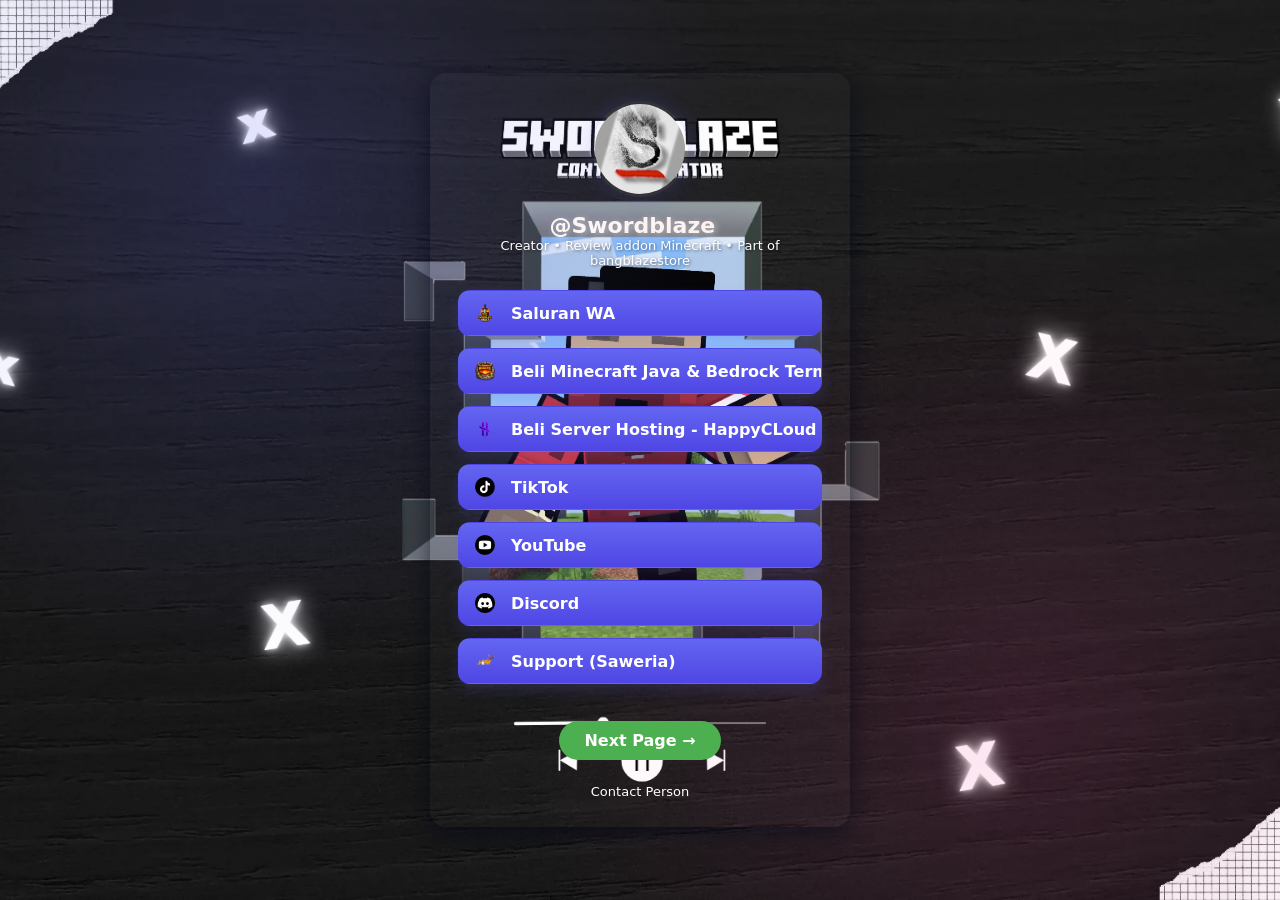
<file: index.html>
<!doctype html>
<html lang="id">
<head>
  <meta charset="utf-8">
  <meta name="viewport" content="width=device-width,initial-scale=1">
  <title>Swordblaze Network</title>
  <link rel="icon" href="p2.png" type="image/png">
  <!-- Hubungkan ke CSS eksternal -->
  <link rel="stylesheet" href="indexstyle.css">
</head>
<body class="position-center">
  <div class="wrap">
    <!-- KARTU UTAMA -->
    <div class="card" id="card">

      <!-- FOTO PROFIL -->
      <div class="avatar">
        <img src="p1.png" alt="Profil">
      </div>

      <!-- TEKS NAMA & PROFESI -->
      <div style="text-align:center;">
        <h1 id="site-title">@Swordblaze
          <span class="typed-text"></span>
          <span class="cursor">&nbsp;</span>
        </h1>
        <p class="subtitle" id="site-sub">Creator • Review addon Minecraft • Part of bangblazestore</p>
      </div>

      <!-- DAFTAR TOMBOL / LINK -->
      <div class="links">
        <a class="btn" href="linkWa.html" target="_blank" rel="noopener">
          <img src="wa.png" alt="WA" class="btn-icon">Saluran WA<span class="tooltip">Bagi bagi addon gratis disini</span>
        </a>
        <a class="btn" href="https://bangblazestore.my.id//" target="_blank" rel="noopener">
          <img src="b1.png" alt="hc" class="btn-icon">Beli Minecraft Java & Bedrock Termurah<span class="tooltip">Beli Minecraft Official Murah terpercaya disini</span>
        </a>
        <a class="btn" href="https://heppycloud.id/" target="_blank" rel="noopener">
          <img src="hc.png" alt="hc.png" class="btn-icon">Beli Server Hosting - HappyCLoud<span class="tooltip">Beli server hosting terpercaya disini</span>
        </a>
        <a class="btn" href="https://www.tiktok.com/@swordblaze876?_t=8ZQDCDesPC6&_r=1" target="_blank" rel="noopener">
          <img src="tt.png" alt="TikTok" class="btn-icon">TikTok<span class="tooltip">Jangan lupa follow ya</span>
        </a>
        <a class="btn" href="https://www.youtube.com/@swordblaze876" target="_blank" rel="noopener">
          <img src="yt.png" alt="YouTube" class="btn-icon">YouTube<span class="tooltip">Subscribe channel aku</span>
        </a>
        <a class="btn" href="https://discord.gg/VjJUTeBa9Z" target="_blank" rel="noopener">
          <img src="discord.png" alt="Discord" class="btn-icon">Discord<span class="tooltip">Gabung ke server Discord</span>
        </a>
        <a class="btn" href="https://saweria.co/swordblaze" target="_blank" rel="noopener">
          <img src="saweria.png" alt="Saweria" class="btn-icon">Support (Saweria)<span class="tooltip">Thanks supportnya</span>
        </a>
        <div class="next-btn">
          <a href="journey.html">Next Page →</a>
        </div>
      </div>

      <!-- CATATAN TAMBAHAN -->
      <div class="small" style="position: relative; display: inline-block;">
        <a href="https://www.tiktok.com/@swordblaze876" target="_blank" style="color:var(--muted); text-decoration:none; position: relative;">
          Contact Person
          <span class="tooltip">DM TikTok: @swordblaze876</span>
        </a>
      </div>

      <!-- CATATAN PENGGUNA (opsional) -->
    </div>
  </div>
  <!-- Hubungkan ke JavaScript eksternal (defer agar dijalankan setelah HTML selesai) -->
  <script src="indexscript.js" defer></script>
</body>
</html>
</file>
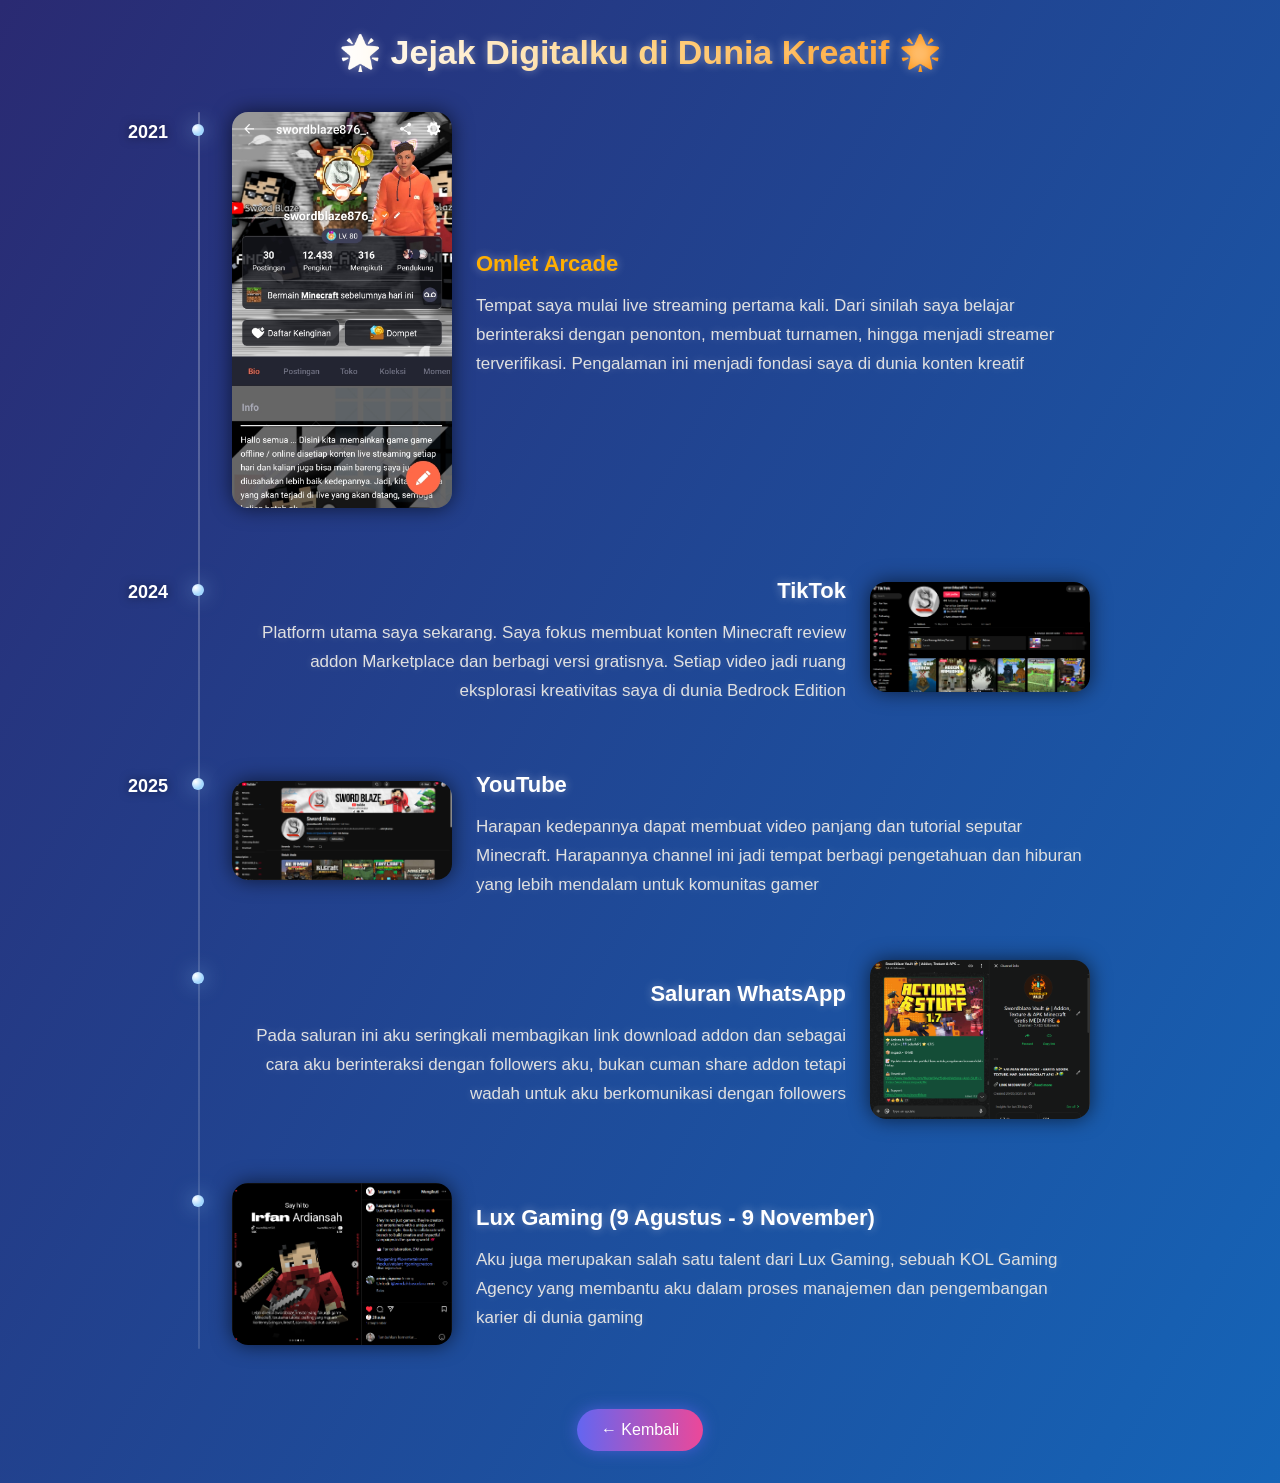
<file: journey.html>
<!DOCTYPE html>
<html lang="id">
<head>
  <meta charset="utf-8">
  <meta name="viewport" content="width=device-width, initial-scale=1">
  <title>Perjalanan Digitalku</title>
  <link rel="icon" href="p2.png" type="image/png">
  <!-- Hubungkan ke CSS eksternal -->
  <link rel="stylesheet" href="journeystyle.css">
</head>
<body>

  <h1>🌟 Jejak Digitalku di Dunia Kreatif 🌟</h1>

  <div class="timeline">
    <div class="entry left">
      <span class="year">2021</span>
      <div class="photo"><img src="omlet.jpg" alt="Omlet Arcade"></div>
      <div class="text">
        <h3><a href="omletGaleri.html" class="link-omlet">Omlet Arcade</a></h3>
        <p>Tempat saya mulai live streaming pertama kali. Dari sinilah saya belajar berinteraksi dengan penonton,
          membuat turnamen, hingga menjadi streamer terverifikasi. Pengalaman ini menjadi fondasi saya di dunia konten
          kreatif</p>
      </div>
    </div>

    <div class="entry right">
      <span class="year">2024</span>
      <div class="photo"><img src="tt2.png" alt="TikTok"></div>
      <div class="text">
        <h3>TikTok</h3>
        <p>Platform utama saya sekarang. Saya fokus membuat konten Minecraft review addon Marketplace dan berbagi versi
          gratisnya. Setiap video jadi ruang eksplorasi kreativitas saya di dunia Bedrock Edition</p>
      </div>
    </div>

    <div class="entry left">
      <span class="year">2025</span>
      <div class="photo"><img src="yt2.png" alt="YouTube"></div>
      <div class="text">
        <h3>YouTube</h3>
        <p>Harapan kedepannya dapat membuat video panjang dan tutorial seputar Minecraft. Harapannya channel ini jadi
          tempat berbagi pengetahuan dan hiburan yang lebih mendalam untuk komunitas gamer</p>
      </div>
    </div>

    <div class="entry right">
     <span class="year"></span>
     <div class="photo"><img src="wa2.png" alt="Saluran WA"></div>
      <div class="text">
        <h3>Saluran WhatsApp</h3>
        <p>Pada saluran ini aku seringkali membagikan link download addon dan sebagai cara aku berinteraksi dengan followers aku, bukan cuman share addon tetapi wadah untuk aku berkomunikasi dengan followers</p>
      </div>
    </div>

    <div class="entry left">
     <span class="year"></span>
     <div class="photo"><img src="lux.png" alt="Lux Gaming"></div>
      <div class="text">
        <h3>Lux Gaming (9 Agustus - 9 November)</h3>
        <p>Aku juga merupakan salah satu talent dari Lux Gaming, sebuah KOL Gaming Agency yang membantu aku dalam proses manajemen dan pengembangan karier di dunia gaming</p>
      </div>
    </div>
  </div>

  <!-- Modal Popup -->
  <div id="imageModal" class="modal">
    <span class="close">&times;</span>
    <img class="modal-content" id="modalImg">
  </div>

  <!-- Tombol kembali -->
  <button class="back-btn" onclick="window.history.back()">← Kembali</button>

  <!-- Hubungkan ke JavaScript eksternal (defer agar dijalankan setelah HTML selesai) -->
  <script src="journeyscript.js" defer></script>
</body>
</html>
</file>
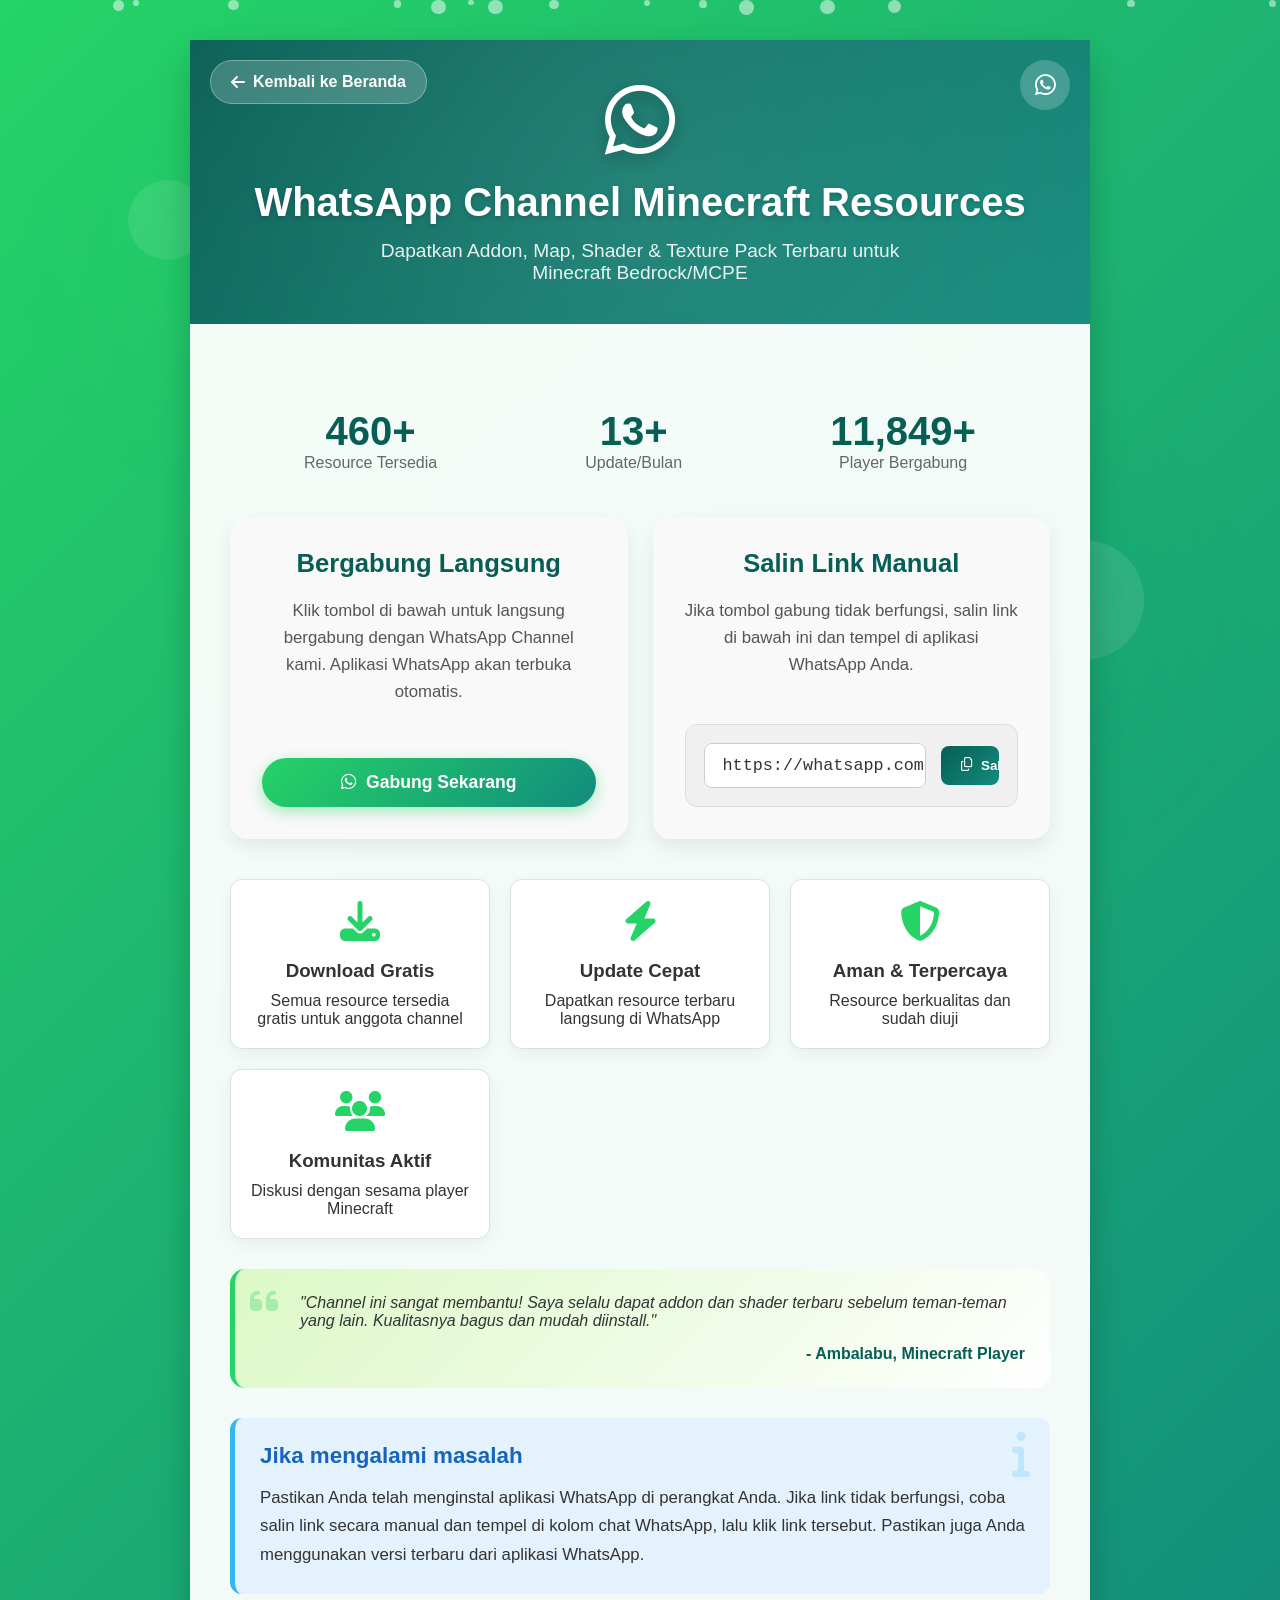
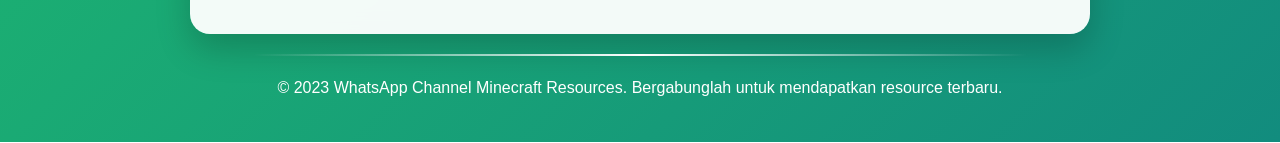
<file: linkWa.html>
<!DOCTYPE html>
<html lang="id">
<head>
    <meta charset="UTF-8">
    <meta name="viewport" content="width=device-width, initial-scale=1.0">
    <title>WhatsApp Channel - Minecraft Resources</title>
    <link rel="stylesheet" href="https://cdnjs.cloudflare.com/ajax/libs/font-awesome/6.4.0/css/all.min.css">
    <!-- Hubungkan ke CSS eksternal -->
    <link rel="stylesheet" href="wastyle.css">
</head>
<body>
    <!-- Floating Elements -->
    <div class="floating-elements">
        <div class="floating-element"></div>
        <div class="floating-element"></div>
        <div class="floating-element"></div>
        <div class="floating-element"></div>
    </div>

    <!-- Particle Animation -->
    <div class="particles" id="particles"></div>

    <!-- Background dengan tema WhatsApp -->
    <div class="whatsapp-bg"></div>
    
    <div class="container">
        <!-- Back to Home Button -->
        <a href="index.html" class="back-btn">
            <i class="fas fa-arrow-left"></i>
            <span>Kembali ke Beranda</span>
        </a>
        
        <button class="theme-toggle" id="themeToggle">
            <i class="fab fa-whatsapp"></i>
        </button>
        
        <header>
            <div class="header-content">
                <i class="fab fa-whatsapp whatsapp-icon"></i>
                <h1>WhatsApp Channel Minecraft Resources</h1>
                <p>Dapatkan Addon, Map, Shader & Texture Pack Terbaru untuk Minecraft Bedrock/MCPE</p>
            </div>
        </header>
        
        <div class="content">
            <!-- Stats Section -->
            <div class="stats">
                <div class="stat-item">
                    <span class="stat-number" id="resourceCount">700+</span>
                    <span class="stat-label">Resource Tersedia</span>
                </div>
                <div class="stat-item">
                    <span class="stat-number" id="updateCount">20+</span>
                    <span class="stat-label">Update/Bulan</span>
                </div>
                <div class="stat-item">
                    <span class="stat-number" id="memberCount">8.2K+</span>
                    <span class="stat-label">Player Bergabung</span>
                </div>
            </div>
            
            <!-- Options Section -->
            <div class="options">
                <div class="option-card">
                    <h3>Bergabung Langsung</h3>
                    <p>Klik tombol di bawah untuk langsung bergabung dengan WhatsApp Channel kami. Aplikasi WhatsApp akan terbuka otomatis.</p>
                    <a href="https://whatsapp.com/channel/0029VbBzqyz1yT2DrU0wCU1w" class="btn" id="joinBtn">
                        <i class="fab fa-whatsapp"></i> Gabung Sekarang
                    </a>
                </div>
                
                <div class="option-card">
                    <h3>Salin Link Manual</h3>
                    <p>Jika tombol gabung tidak berfungsi, salin link di bawah ini dan tempel di aplikasi WhatsApp Anda.</p>
                    <div class="link-container">
                        <div class="link-text" id="waLink">https://whatsapp.com/channel/0029VbBzqyz1yT2DrU0wCU1w</div>
                        <button class="copy-btn" id="copyBtn">
                            <i class="far fa-copy"></i> Salin
                        </button>
                    </div>
                    <div class="success-message" id="copySuccess">
                        <i class="fas fa-check-circle"></i> Link berhasil disalin!
                    </div>
                </div>
            </div>
            
            <!-- Features Section -->
            <div class="features">
                <div class="feature-item">
                    <div class="feature-icon">
                        <i class="fas fa-download"></i>
                    </div>
                    <h3>Download Gratis</h3>
                    <p>Semua resource tersedia gratis untuk anggota channel</p>
                </div>
                <div class="feature-item">
                    <div class="feature-icon">
                        <i class="fas fa-bolt"></i>
                    </div>
                    <h3>Update Cepat</h3>
                    <p>Dapatkan resource terbaru langsung di WhatsApp</p>
                </div>
                <div class="feature-item">
                    <div class="feature-icon">
                        <i class="fas fa-shield-alt"></i>
                    </div>
                    <h3>Aman & Terpercaya</h3>
                    <p>Resource berkualitas dan sudah diuji</p>
                </div>
                <div class="feature-item">
                    <div class="feature-icon">
                        <i class="fas fa-users"></i>
                    </div>
                    <h3>Komunitas Aktif</h3>
                    <p>Diskusi dengan sesama player Minecraft</p>
                </div>
            </div>
            
            <!-- Testimonial Section -->
            <div class="testimonial">
                <p>"Channel ini sangat membantu! Saya selalu dapat addon dan shader terbaru sebelum teman-teman yang lain. Kualitasnya bagus dan mudah diinstall."</p>
                <div class="testimonial-author">- Ambalabu, Minecraft Player</div>
            </div>
            
            <div class="info-box">
                <h3>Jika mengalami masalah</h3>
                <p>Pastikan Anda telah menginstal aplikasi WhatsApp di perangkat Anda. Jika link tidak berfungsi, coba salin link secara manual dan tempel di kolom chat WhatsApp, lalu klik link tersebut. Pastikan juga Anda menggunakan versi terbaru dari aplikasi WhatsApp.</p>
            </div>
        </div>
    </div>
    
    <footer>
        <p>&copy; 2023 WhatsApp Channel Minecraft Resources. Bergabunglah untuk mendapatkan resource terbaru.</p>
    </footer>

    <!-- Hubungkan ke JavaScript eksternal (defer agar dijalankan setelah HTML selesai) -->
    <script src="wascript.js" defer></script>
</body>
</html>
</file>
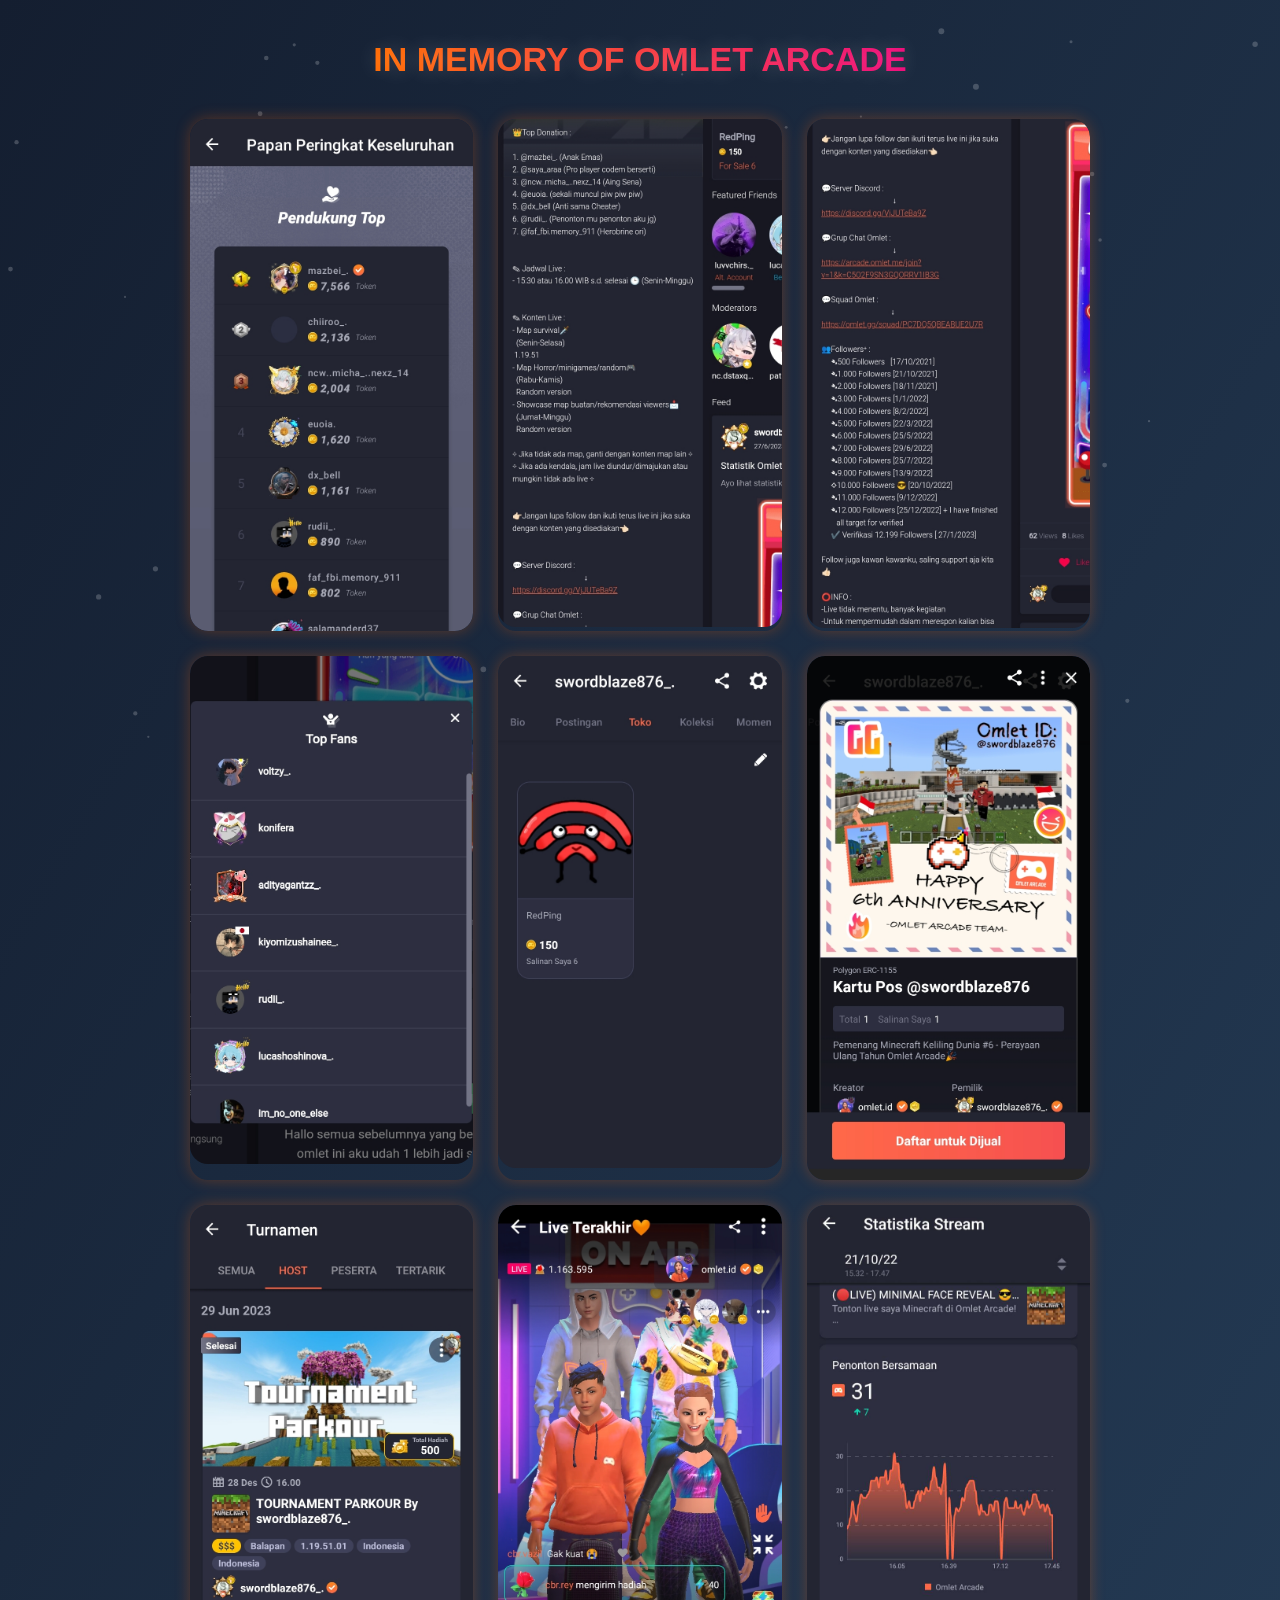
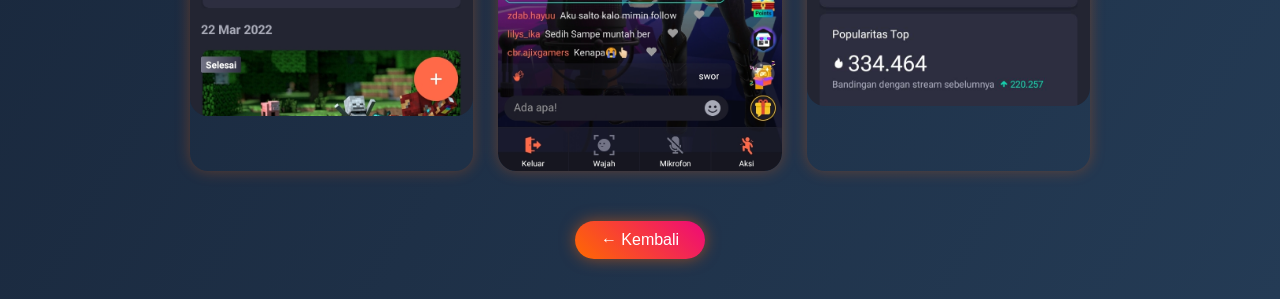
<file: omletGaleri.html>
<!DOCTYPE html>
<html lang="id">
<head>
<meta charset="utf-8">
<meta name="viewport" content="width=device-width, initial-scale=1">
<title>Galeri Omlet Arcade</title>
<link rel="icon" href="p2.png" type="image/png">

<style>
* { box-sizing: border-box; margin:0; padding:0; }
body {
  font-family: 'Poppins', sans-serif;
  background: linear-gradient(120deg, #141E30, #243B55);
  color: #fff;
  min-height: 100vh;
  display: flex;
  flex-direction: column;
  align-items: center;
  padding: 40px 16px;
  overflow-x: hidden;
}

/* Judul */
h1 {
  font-size: 34px;
  margin-bottom: 40px;
  background: linear-gradient(90deg, #ff6a00, #ee0979);
  -webkit-background-clip: text;
  -webkit-text-fill-color: transparent;
  text-shadow: 0 0 20px rgba(255,255,255,0.2);
  animation: fadeInDown 1s ease;
}
@keyframes fadeInDown {
  from {opacity:0; transform:translateY(-30px);}
  to {opacity:1; transform:translateY(0);}
}

/* Galeri grid */
.gallery {
  display: grid;
  grid-template-columns: repeat(auto-fit, minmax(220px, 1fr));
  gap: 25px;
  width: 100%;
  max-width: 900px;
  animation: fadeInUp 1s ease;
}
@keyframes fadeInUp {
  from {opacity:0; transform:translateY(30px);}
  to {opacity:1; transform:translateY(0);}
}

.photo {
  position: relative;
  overflow: hidden;
  border-radius: 18px;
  box-shadow: 0 0 15px rgba(255,100,0,0.3);
  cursor: pointer;
  transition: transform 0.4s ease, box-shadow 0.4s ease;
}
.photo img {
  width: 100%;
  display: block;
  border-radius: 18px;
  transition: transform 0.4s ease, filter 0.4s ease;
}
.photo:hover {
  transform: translateY(-6px);
  box-shadow: 0 0 25px rgba(255,120,40,0.6);
}
.photo:hover img {
  transform: scale(1.08);
  filter: brightness(1.1);
}
.photo::after {
  content: attr(data-caption);
  position: absolute;
  bottom: 0; left: 0;
  width: 100%;
  background: linear-gradient(transparent, rgba(0,0,0,0.8));
  color: #fff;
  padding: 12px;
  font-size: 14px;
  opacity: 0;
  transform: translateY(20px);
  transition: all 0.3s ease;
}
.photo:hover::after {
  opacity: 1;
  transform: translateY(0);
}

/* Modal fullscreen */
.modal {
  display: none;
  position: fixed;
  z-index: 1000;
  top: 0; left: 0;
  width: 100%; height: 100%;
  background: rgba(0,0,0,0.85);
  backdrop-filter: blur(8px);
  justify-content: center;
  align-items: center;
}
.modal img {
  max-width: 80%;
  max-height: 80%;
  border-radius: 16px;
  box-shadow: 0 0 30px rgba(255,255,255,0.4);
  animation: zoomIn 0.4s ease;
}
@keyframes zoomIn {
  from {transform: scale(0.5); opacity: 0;}
  to {transform: scale(1); opacity: 1;}
}

/* Tombol close */
.close {
  position: absolute;
  top: 25px;
  right: 40px;
  font-size: 38px;
  color: #fff;
  cursor: pointer;
  transition: 0.3s;
}
.close:hover { color: #ff5c5c; transform: scale(1.2); }

/* Tombol navigasi modal */
.nav-btn {
  position: absolute;
  top: 50%;
  transform: translateY(-50%);
  font-size: 40px;
  color: #fff;
  background: rgba(97, 97, 97, 0.4);
  border-radius: 50%;
  width: 60px;
  height: 60px;
  display: flex;
  align-items: center;
  justify-content: center;
  cursor: pointer;
  transition: all 0.3s ease;
}
.nav-btn:hover { background: rgba(255,90,0,0.6); }
#prev { left: 40px; }
#next { right: 40px; }

/* Tombol kembali */
.back-btn {
  margin-top: 50px;
  padding: 10px 26px;
  background: linear-gradient(45deg, #ff6a00, #ee0979);
  border: none;
  border-radius: 30px;
  color: white;
  font-size: 16px;
  cursor: pointer;
  box-shadow: 0 0 15px rgba(255,100,0,0.5);
  transition: all 0.3s ease;
}
.back-btn:hover {
  transform: scale(1.1);
  box-shadow: 0 0 25px rgba(255,100,0,0.8);
}

#particles {
  position: fixed;
  top: 0;
  left: 0;
  width: 100%;
  height: 100%;
  z-index: -1;
  background: transparent;
}

body {
    animation: fadeIn 0.8s ease-in;
}

@keyframes fadeIn {
    from { opacity: 0; }
    to { opacity: 1; }
}


@keyframes float {
  0% { transform: translateY(0px); }
  50% { transform: translateY(-8px); }
  100% { transform: translateY(0px); }
}

.photo img {
  animation: float 4s ease-in-out infinite;
}

/* Animasi muncul gambar */
@keyframes fadeSlideUp {
  0% { opacity: 0; transform: translateY(30px) scale(0.95); }
  100% { opacity: 1; transform: translateY(0) scale(1); }
}

.photo {
  opacity: 0; /* awalnya tersembunyi */
  animation: fadeSlideUp 0.8s forwards;
}

/* Beri delay tiap gambar agar muncul bertahap */
.photo:nth-child(1) { animation-delay: 0.1s; }
.photo:nth-child(2) { animation-delay: 0.3s; }
.photo:nth-child(3) { animation-delay: 0.5s; }
.photo:nth-child(4) { animation-delay: 0.7s; }
.photo:nth-child(5) { animation-delay: 0.9s; }
.photo:nth-child(6) { animation-delay: 1.1s; }
.photo:nth-child(7) { animation-delay: 0.1s; }
.photo:nth-child(8) { animation-delay: 0.3s; }
.photo:nth-child(9) { animation-delay: 0.5s; }
.photo:nth-child(10) { animation-delay: 0.7s; }
.photo:nth-child(11) { animation-delay: 0.9s; }
.photo:nth-child(12) { animation-delay: 1.1s; }

</style>
</head>
<body>

<h1>IN MEMORY OF OMLET ARCADE</h1>

<div class="gallery">
  <div class="photo" data-caption="Top Donatur di Omlet Arcade"><img src="o1.jpg" alt=""></div>
  <div class="photo" data-caption="Bio Omlet Arcade"><img src="o2.jpg" alt=""></div>
  <div class="photo" data-caption="Info Capaian Followers"><img src="o3.jpg" alt=""></div>
  <div class="photo" data-caption="Top Fans di Omlet Arcade"><img src="o4.jpg" alt=""></div>   
  <div class="photo" data-caption="NFT Buatan Sendiri"><img src="o5.jpg" alt=""></div>
  <div class="photo" data-caption="NFT dari Admin Omlet Arcade"><img src="o6.jpg" alt=""></div>
  <div class="photo" data-caption="Event Tournament Buatan Sendiri"><img src="o7.jpg" alt=""></div>
  <div class="photo" data-caption="Live Terakhir Omlet Arcade"><img src="o8.jpg" alt=""></div>
  <div class="photo" data-caption="Statistik Live Streaming"><img src="o9.jpeg" alt=""></div>
</div>

<!-- Modal -->
<div class="modal" id="modal">
  <span class="close">&times;</span>
  <span class="nav-btn" id="prev">⟨</span>
  <img id="modalImg">
  <span class="nav-btn" id="next">⟩</span>
</div>

<button class="back-btn" onclick="window.history.back()">← Kembali</button>

<script>
const modal = document.getElementById("modal");
const modalImg = document.getElementById("modalImg");
const closeBtn = document.querySelector(".close");
const prevBtn = document.getElementById("prev");
const nextBtn = document.getElementById("next");

const photos = [...document.querySelectorAll(".photo img")];
let currentIndex = 0;

photos.forEach((img, index) => {
  img.addEventListener("click", () => {
    modal.style.display = "flex";
    modalImg.src = img.src;
    currentIndex = index;
  });
});

closeBtn.onclick = () => modal.style.display = "none";
window.onclick = e => { if (e.target === modal) modal.style.display = "none"; };

function showImage(i) {
  currentIndex = (i + photos.length) % photos.length;
  modalImg.src = photos[currentIndex].src;
}

prevBtn.onclick = () => showImage(currentIndex - 1);
nextBtn.onclick = () => showImage(currentIndex + 1);
</script>
<canvas id="particles"></canvas>

<script>
const canvas = document.getElementById("particles");
const ctx = canvas.getContext("2d");
let particles = [];

function resizeCanvas() {
  canvas.width = window.innerWidth;
  canvas.height = window.innerHeight;
}
window.addEventListener("resize", resizeCanvas);
resizeCanvas();

for (let i = 0; i < 60; i++) {
  particles.push({
    x: Math.random() * canvas.width,
    y: Math.random() * canvas.height,
    r: Math.random() * 2 + 1,
    dx: (Math.random() - 0.5) * 0.4,
    dy: (Math.random() - 0.5) * 0.4,
  });
}

function draw() {
  ctx.clearRect(0, 0, canvas.width, canvas.height);
  ctx.fillStyle = "rgba(255,255,255,0.2)";
  particles.forEach(p => {
    ctx.beginPath();
    ctx.arc(p.x, p.y, p.r, 0, Math.PI * 2);
    ctx.fill();
    p.x += p.dx;
    p.y += p.dy;
    if (p.x < 0 || p.x > canvas.width) p.dx *= -1;
    if (p.y < 0 || p.y > canvas.height) p.dy *= -1;
  });
  requestAnimationFrame(draw);
}
draw();
</script>

<canvas id="particles"></canvas>

<script>
const canvas = document.getElementById("particles");
const ctx = canvas.getContext("2d");
let particles = [];

function resizeCanvas() {
  canvas.width = window.innerWidth;
  canvas.height = window.innerHeight;
}
window.addEventListener("resize", resizeCanvas);
resizeCanvas();

for (let i = 0; i < 60; i++) {
  particles.push({
    x: Math.random() * canvas.width,
    y: Math.random() * canvas.height,
    r: Math.random() * 2 + 1,
    dx: (Math.random() - 0.5) * 0.4,
    dy: (Math.random() - 0.5) * 0.4,
  });
}

function draw() {
  ctx.clearRect(0, 0, canvas.width, canvas.height);
  ctx.fillStyle = "rgba(255,255,255,0.2)";
  particles.forEach(p => {
    ctx.beginPath();
    ctx.arc(p.x, p.y, p.r, 0, Math.PI * 2);
    ctx.fill();
    p.x += p.dx;
    p.y += p.dy;
    if (p.x < 0 || p.x > canvas.width) p.dx *= -1;
    if (p.y < 0 || p.y > canvas.height) p.dy *= -1;
  });
  requestAnimationFrame(draw);
}
draw();

</script>
</body>
</html>
</file>
<file: indexstyle.css>
/* ------------------------------
   VARIABEL & GAYA DASAR
------------------------------ */
:root{
  --bg:#0f1724;
  --card:#0b1220;
  --text:#e6eef8;
  --muted:#ffffff;
  --accent:#6366f1;
  --radius:16px;
  --maxw:420px;
  --gap:12px;
  font-family: Inter, system-ui, -apple-system, "Segoe UI", Roboto, "Helvetica Neue", Arial;
}

*{box-sizing:border-box}

html,body{height:100%}

body{
  margin:0;
  background:
    radial-gradient(circle at 20% 20%, rgba(99,102,241,0.2), transparent 40%),
    radial-gradient(circle at 80% 80%, rgba(236,72,153,0.15), transparent 40%),
    url("bg1.png") no-repeat center center fixed;
  background-size: cover;
  display:flex;
  align-items:center;
  justify-content:center;
  padding:32px;
  color:var(--text);
  animation: moveGlow 10s ease-in-out infinite alternate;
}

@keyframes moveGlow {
  0% { background-position: 20% 20%, 80% 80%; }
  100% { background-position: 30% 25%, 70% 75%; }
}

.wrap{
  width:100%;
  max-width:var(--maxw);
}

/* ------------------------------
   KARTU UTAMA
------------------------------ */
.card{
  background:linear-gradient(180deg, rgba(255,255,255,0.02), rgba(255,255,255,0.01));
  padding:28px;
  border-radius:var(--radius);
  box-shadow:0 6px 24px rgba(2,6,23,0.6);
  display:flex;
  flex-direction:column;
  align-items:center;
  gap:16px;
  transform-style: preserve-3d;
  perspective: 1000px;
  animation: fadeInUp 0.8s ease forwards, floaty 6s ease-in-out infinite;
}

.card:hover{
  transform: scale(1.02) rotateY(5deg) rotateX(2deg) translateZ(20px);
  box-shadow:0 12px 30px rgba(99,102,241,0.4), 0 20px 40px rgba(0,0,0,0.6), 0 0 50px rgba(99,102,241,0.4);
  transition: transform 0.25s ease, box-shadow 0.25s ease;
}

/* ------------------------------
   AVATAR
------------------------------ */
.avatar{
  width:96px;
  height:96px;
  border-radius:999px;
  overflow:hidden;
  border:3px solid rgba(255,255,255,0.06);
  display:flex;
  align-items:center;
  justify-content:center;
  background:linear-gradient(180deg, rgba(255,255,255,0.02), rgba(255,255,255,0.01));
  position: relative;
  box-shadow: 0 0 20px rgba(99,102,241,0.2);
  opacity: 0;
  transform: scale(0.85);
  animation: avatarZoom 560ms cubic-bezier(.2,.9,.25,1) forwards;
  animation-delay: 420ms;
}

.avatar img{
  width:100%;
  height:100%;
  object-fit:cover;
  display:block;
  transition: all 0.5s ease;
}

.avatar:hover img{
  transform: scale(1.15) rotate(5deg);
  box-shadow: 0 0 25px rgba(99,102,241,0.6);
  cursor: pointer;
}

.avatar::after{
  content: '';
  position: absolute;
  inset: 0;
  border-radius: 50%;
  box-shadow: 0 0 20px rgba(99,102,241,0.4);
  opacity: 0;
  transition: opacity 0.3s ease;
}

.avatar:hover::after{
  opacity: 1;
}

/* ------------------------------
   TEKS & SUBTITLE
------------------------------ */
h1{
  margin:0;
  font-size:22px;
  background: linear-gradient(90deg, #fcfcfc, #ffe8e8);
  -webkit-background-clip: text;
  -webkit-text-fill-color: transparent;
  text-shadow: 2px 2px 6px rgba(255,254,254,0.5);
  transition: all 0.3s ease;
  cursor: default;
  opacity: 0;
  transform: translateY(8px);
  animation: textFadeIn 520ms ease forwards;
  animation-delay: 620ms;
}

#site-title:hover{
  text-shadow: 0 0 12px #fff, 0 0 20px #6366f1;
  transform: translateY(-3px);
}

p.subtitle{
  margin:0;
  color:var(--muted);
  font-size:13px;
  text-shadow: 1px 1px 3px rgba(0,0,0,0.5);
  opacity: 0;
  transform: translateY(8px);
  animation: textFadeIn 520ms ease forwards;
  animation-delay: 760ms;
}

.subtitle:hover{
  text-shadow: 0 0 6px #fff, 0 0 12px #6366f1;
  transform: translateY(-2px);
  transition: 0.3s ease;
}

/* ------------------------------
   TOMBOL / LINK
------------------------------ */
.links{
  width:100%;
  display:flex;
  flex-direction:column;
  gap:var(--gap);
  margin-top:6px;
}

.btn{
  position: relative;
  text-decoration: none;
  display: inline-flex;
  align-items: center;
  gap: 8px;
  padding: 12px 16px;
  border-radius: 12px;
  background: linear-gradient(180deg, var(--accent), #4f46e5);
  color: white;
  font-weight: 600;
  box-shadow: 0 6px 14px rgba(99,102,241,0.18);
  transition: transform 0.6s ease-out, box-shadow 0.6s ease-out, background 0.6s ease-out;
  white-space: nowrap;
  overflow: hidden;
  text-overflow: ellipsis;
  word-break: break-word;
  overflow-wrap: break-word;
  max-width: 100%;
  border: 1px solid transparent;
  opacity: 0;
  transform: translateY(10px);
  animation: btnFadeIn 420ms ease forwards;
}

.btn::before{
  content: '';
  position: absolute;
  inset: 0;
  border-radius: 12px;
  padding: 1px;
  background: linear-gradient(45deg, #ffffff, #ffb1b1, #ffffff);
  -webkit-mask: linear-gradient(#fff 0 0) content-box, linear-gradient(#fff 0 0);
  mask: linear-gradient(#fff 0 0) content-box, linear-gradient(#fff 0 0);
  -webkit-mask-composite: xor;
  mask-composite: exclude;
  opacity: 0;
  transition: opacity 1s ease;
}

.btn:hover::before{
  opacity: 1;
  animation: borderGlow 2s linear infinite;
}

@keyframes borderGlow{
  0% { background-position: 0% 50%; }
  50% { background-position: 100% 50%; }
  100% { background-position: 0% 50%; }
}

.btn:hover{
  transform: scale(1.1) !important;
  box-shadow: 0 0 18px rgba(99,102,241,0.6);
  background: linear-gradient(180deg, #818cf8, #4f46e5);
  z-index: 10;
}

.btn:active{
  transform: scale(0.95) translateY(2px);
  box-shadow: 0 0 12px rgba(99,102,241,0.6);
  background: linear-gradient(180deg, #4f46e5, #6366f1);
  transition: transform 0.1s ease, box-shadow 0.1s ease, background 0.1s ease;
}

.btn.secondary{
  background:transparent;
  color:var(--text);
  border:1px solid rgba(255,255,255,0.05);
  box-shadow:none;
}

.btn.secondary:hover{
  background: rgba(255,255,255,0.05);
  box-shadow: 0 0 16px rgba(255,255,255,0.1);
}

/* Atur delay per tombol */
.links .btn:nth-child(1){ animation-delay: 920ms; }
.links .btn:nth-child(2){ animation-delay: 1060ms; }
.links .btn:nth-child(3){ animation-delay: 1200ms; }
.links .btn:nth-child(4){ animation-delay: 1340ms; }
.links .btn:nth-child(5){ animation-delay: 1480ms; }
.links .btn:nth-child(6){ animation-delay: 1620ms; }
.links .btn:nth-child(7){ animation-delay: 1760ms; }

/* Ikon dalam tombol */
.btn-icon{
  width: 20px;
  height: 20px;
  margin-right: 8px;
  vertical-align: middle;
  transition: transform 1s ease;
}

.btn:hover img{
  animation: iconBounce 1.5s ease forwards;
}

@keyframes iconBounce{
  0%   { transform: scale(1) translateY(0); }
  25%  { transform: scale(1.4) translateY(-4px); }
  50%  { transform: scale(1.3) translateY(0); }
  75%  { transform: scale(3) translateY(-2px); }
  100% { transform: scale(2.7) translateX(-4px) translateY(-1px); }
}

/* Tooltip */
.tooltip{
  position: absolute;
  bottom: 120%;
  left: 50%;
  transform: translateX(-50%);
  background: rgba(0,0,0,0.8);
  color: #fff;
  padding: 6px 10px;
  border-radius: 6px;
  font-size: 12px;
  white-space: nowrap;
  opacity: 0;
  pointer-events: none;
  transition: opacity 0.3s ease, transform 0.3s ease;
  z-index: 20;
}

.btn:hover .tooltip{
  opacity: 1;
  transform: translateX(-50%) translateY(-10px) scale(1.05);
  box-shadow: 0 4px 12px rgba(0,0,0,0.4);
}

/* ------------------------------
   TOMBOL NEXT PAGE
------------------------------ */
.next-btn{
  text-align: center;
  margin-top: 25px;
  width: 100%;
  display: block;
  clear: both;
}

.next-btn a{
  display: inline-block;
  background-color: #4CAF50;
  color: white;
  padding: 10px 25px;
  border-radius: 25px;
  text-decoration: none;
  font-weight: bold;
  transition: 0.3s;
}

.next-btn a:hover{
  background-color: #45a049;
  transform: scale(1.05);
}

/* ------------------------------
   TEKS KECIL BAWAH
------------------------------ */
.small{
  font-size:13px;
  color:var(--muted);
  margin-top:8px;
  opacity: 0;
  transform: translateY(6px);
  animation: textFadeIn 520ms ease forwards;
  animation-delay: 1640ms;
}

.small a{
  color:var(--muted);
  text-decoration:none;
  position: relative;
}

.small a:hover{
  color: #fff;
  text-shadow: 0 0 6px #fff, 0 0 12px #6366f1;
  transition: 0.3s ease;
}

.small a:hover .tooltip{
  opacity: 1;
  transform: translateX(-50%) translateY(-10px) scale(1.05);
  box-shadow: 0 4px 12px rgba(0,0,0,0.4);
}

/* ------------------------------
   ANIMASI GLOBAL
------------------------------ */
@keyframes pageFadeIn{
  from { opacity: 0; transform: translateY(18px); }
  to   { opacity: 1; transform: translateY(0); }
}

@keyframes cardFadeIn{
  from { opacity: 0; transform: translateY(12px) scale(0.995); }
  to   { opacity: 1; transform: translateY(0) scale(1); }
}

@keyframes avatarZoom{
  from { opacity: 0; transform: scale(0.85); }
  60%  { transform: scale(1.03); opacity: 1; }
  to   { transform: scale(1); opacity: 1; }
}

@keyframes textFadeIn{
  from { opacity: 0; transform: translateY(8px); }
  to   { opacity: 1; transform: translateY(0); }
}

@keyframes btnFadeIn{
  from { opacity: 0; transform: translateY(10px); }
  to   { opacity: 1; transform: translateY(0); }
}

@keyframes floaty{
  0% { transform: translateY(0px); }
  50% { transform: translateY(-6px); }
  100% { transform: translateY(0px); }
}

/* Terapkan animasi pada .wrap */
.wrap{
  opacity: 0;
  transform: translateY(18px);
  animation: pageFadeIn 700ms ease-out forwards;
}

/* Prefers reduced motion */
@media (prefers-reduced-motion: reduce){
  .wrap, .card, .avatar, #site-title, .subtitle, .links .btn, .small{
    animation: none !important;
    transition: none !important;
    opacity: 1 !important;
    transform: none !important;
  }
}

/* ------------------------------
   RESPONSIVE
------------------------------ */
@media (max-width: 480px){
  .btn{
    padding: 10px 12px;
    font-size: 14px;
  }
  .btn-icon{
    width: 18px;
    height: 18px;
    margin-right: 6px;
  }
  .btn span:not(.tooltip){
    white-space: normal;
    line-height: 1.3;
    text-align: left;
    flex: 1;
  }
  .btn{
    align-items: flex-start;
    text-align: left;
  }
  .btn:nth-child(2){
    font-size: 13px;
    padding: 10px 10px;
  }
  :root{
    --maxw: 95vw;
  }
  .card{
    padding: 20px 15px;
  }
}

@media (max-width: 360px){
  .btn{
    font-size: 12px;
    padding: 8px 10px;
  }
  .btn-icon{
    width: 16px;
    height: 16px;
    margin-right: 4px;
  }
  .btn:nth-child(2){
    font-size: 11px;
  }
  .btn{
    flex-direction: row;
    align-items: center;
  }
}

@media (max-width: 768px){
  .tooltip{
    display: none;
  }
}
</file>
<file: journeystyle.css>
* {
  box-sizing: border-box;
  margin: 0;
  padding: 0;
}

body {
  font-family: 'Poppins', sans-serif;
  color: #f2f2f2;
  display: flex;
  flex-direction: column;
  align-items: center;
  padding: 32px 16px;
  min-height: 100vh;
  overflow-x: hidden;
  position: relative;
  background: linear-gradient(120deg, #2a2a72, #009ffd, #2a2a72);
  background-size: 400% 400%;
  animation: moveBg 15s ease infinite;
}

@keyframes moveBg {
  0% { background-position: 0% 50%; }
  50% { background-position: 100% 50%; }
  100% { background-position: 0% 50%; }
}

h1 {
  font-size: 34px;
  text-align: center;
  margin-bottom: 40px;
  background: linear-gradient(90deg, #fff, #ffcc70, #ff8c00);
  -webkit-background-clip: text;
  -webkit-text-fill-color: transparent;
  text-shadow: 0 0 10px rgba(255, 255, 255, 0.4);
  animation: fadeInDown 1.5s ease both;
}

@keyframes fadeInDown {
  0% {
    opacity: 0;
    transform: translateY(-40px);
  }
  100% {
    opacity: 1;
    transform: translateY(0);
  }
}

.timeline {
  max-width: 900px;
  width: 100%;
  display: flex;
  flex-direction: column;
  gap: 60px;
  position: relative;
  padding-left: 18px;
}

.timeline::before {
  content: "";
  position: absolute;
  left: 8px;
  top: 0;
  bottom: 0;
  width: 2px;
  background: linear-gradient(#fff4, #ffffff22);
  border-radius: 2px;
  transform-origin: top;
}

.entry {
  display: flex;
  align-items: center;
  gap: 24px;
  flex-wrap: wrap;
  opacity: 0;
  transform: translateY(30px);
  transition: all 0.6s ease-out;
  position: relative;
  padding-left: 24px;
}

.entry.visible {
  opacity: 1;
  transform: translateY(0);
}

.entry::before {
  content: "";
  position: absolute;
  left: -16px;
  top: 12px;
  width: 12px;
  height: 12px;
  background: radial-gradient(circle at 30% 30%, #fff, #a3d7ff 60%);
  border-radius: 50%;
  box-shadow: 0 0 12px rgba(163, 215, 255, 0.35);
  transform: scale(0.8);
  transition: transform .35s ease, box-shadow .35s;
}

.entry.visible::before {
  transform: scale(1);
  box-shadow: 0 0 20px rgba(163, 215, 255, 0.6);
}

.entry.left .photo {
  order: 1;
}

.entry.left .text {
  order: 2;
  text-align: left;
}

.entry.right .photo {
  order: 2;
}

.entry.right .text {
  order: 1;
  text-align: right;
}

.photo {
  flex: 1 1 220px;
  max-width: 220px;
  position: relative;
}

.photo img {
  width: 100%;
  border-radius: 16px;
  box-shadow: 0 0 20px rgba(0, 0, 0, 0.6);
  transition: transform 0.4s ease, box-shadow 0.4s ease;
  cursor: pointer;
  animation: floatImg 4s ease-in-out infinite;
}

.photo img:hover {
  transform: scale(1.1);
  box-shadow: 0 0 30px rgba(255, 255, 255, 0.6);
}

.text {
  flex: 2 1 300px;
  font-size: 17px;
  line-height: 1.7;
}

.text h3 {
  font-size: 22px;
  margin-bottom: 10px;
  color: #ffffff;
  text-shadow: 0 0 10px rgba(255, 255, 255, 0.4);
  animation: fadeInUp 1s ease both;
}

.text p {
  color: #e0e0e0;
  text-shadow: 0 0 8px rgba(255, 255, 255, 0.2);
  transition: 0.4s ease;
}

.text:hover p {
  color: #ffffff;
  text-shadow: 0 0 15px #00e5ff, 0 0 30px #00e5ff;
  transform: translateY(-3px);
}

@keyframes fadeInUp {
  0% {
    opacity: 0;
    transform: translateY(20px);
  }
  100% {
    opacity: 1;
    transform: translateY(0);
  }
}

/* Tahun di tiap entry timeline */
.year {
  position: absolute;
  left: -80px;
  top: 10px;
  font-size: 18px;
  font-weight: 700;
  color: #ffffff;
  text-shadow: 0 0 10px rgba(0, 0, 0, 0.5);
  animation: floatYear 3s ease-in-out infinite;
  opacity: 0;
  transition: opacity 2s ease;
}

.entry.visible .year {
  opacity: 1;
}

@keyframes floatYear {
  0%, 100% { transform: translateY(0); }
  50% { transform: translateY(-8px); }
}

.link-omlet {
  text-decoration: none;
  color: #ffae00;
  position: relative;
  transition: all 0.3s ease;
}

.link-omlet::after {
  content: "";
  position: absolute;
  width: 0%;
  height: 2px;
  left: 0;
  bottom: -4px;
  background: #ffae00;
  transition: width 0.3s ease;
}

.link-omlet:hover {
  color: #ffffff;
  text-shadow: 0 0 10px #ffae00, 0 0 20px #ffae00;
}

.link-omlet:hover::after {
  width: 100%;
}

/* Modal Popup Gambar */
.modal {
  display: none;
  position: fixed;
  z-index: 1000;
  padding-top: 80px;
  left: 0;
  top: 0;
  width: 100%;
  height: 100%;
  background-color: rgba(0, 0, 0, 0.85);
  backdrop-filter: blur(5px);
  overflow: auto;
}

.modal-content {
  margin: auto;
  display: block;
  max-width: 80%;
  border-radius: 20px;
  box-shadow: 0 0 40px rgba(255, 255, 255, 0.6);
  animation: popUp 0.4s ease forwards;
}

@keyframes popUp {
  0% {
    transform: scale(0.5);
    opacity: 0;
  }
  100% {
    transform: scale(1);
    opacity: 1;
  }
}

.close {
  position: absolute;
  top: 25px;
  right: 45px;
  color: #fff;
  font-size: 42px;
  font-weight: bold;
  cursor: pointer;
  transition: 0.3s;
}

.close:hover {
  color: #ff7676;
  transform: scale(1.2);
}

/* Tombol kembali */
.back-btn {
  margin-top: 60px;
  padding: 12px 24px;
  background: linear-gradient(90deg, #6366f1, #ec4899);
  border: none;
  border-radius: 30px;
  color: white;
  font-size: 16px;
  cursor: pointer;
  box-shadow: 0 0 15px rgba(99, 102, 241, 0.6);
  transition: all 0.3s ease;
}

.back-btn:hover {
  transform: scale(1.1);
  box-shadow: 0 0 30px rgba(255, 0, 200, 0.8);
}

/* Responsif */
@media (max-width: 640px) {
  .entry {
    flex-direction: column;
    text-align: center !important;
  }
  .entry .text,
  .entry .photo {
    order: auto;
  }
  .year {
    position: relative;
    left: 0;
    top: 0;
    text-align: center;
    margin-bottom: 10px;
    animation: none;
  }
}
</file>
<file: wastyle.css>
* {
    margin: 0;
    padding: 0;
    box-sizing: border-box;
    font-family: 'Segoe UI', Tahoma, Geneva, Verdana, sans-serif;
}

:root {
    --wa-green: #25D366;
    --wa-dark-green: #128C7E;
    --wa-teal: #075E54;
    --wa-light: #dcf8c6;
    --wa-blue: #34B7F1;
    --wa-white: #ffffff;
}

body {
    background: linear-gradient(135deg, var(--wa-green), var(--wa-dark-green));
    color: #333;
    min-height: 100vh;
    display: flex;
    flex-direction: column;
    align-items: center;
    padding: 20px;
    position: relative;
    overflow-x: hidden;
}

.whatsapp-bg {
    position: fixed;
    top: 0;
    left: 0;
    width: 100%;
    height: 100%;
    background-image: 
        radial-gradient(circle at 20% 30%, rgba(37, 211, 102, 0.1) 0%, transparent 20%),
        radial-gradient(circle at 80% 70%, rgba(18, 140, 126, 0.1) 0%, transparent 20%),
        radial-gradient(circle at 40% 80%, rgba(7, 94, 84, 0.1) 0%, transparent 20%);
    z-index: -1;
}

/* Floating Elements Animation */
.floating-elements {
    position: fixed;
    top: 0;
    left: 0;
    width: 100%;
    height: 100%;
    pointer-events: none;
    z-index: -1;
}

.floating-element {
    position: absolute;
    background: rgba(255, 255, 255, 0.1);
    border-radius: 50%;
    animation: float 15s infinite linear;
}

.floating-element:nth-child(1) {
    width: 80px;
    height: 80px;
    top: 20%;
    left: 10%;
    animation-duration: 20s;
}

.floating-element:nth-child(2) {
    width: 120px;
    height: 120px;
    top: 60%;
    left: 80%;
    animation-duration: 25s;
}

.floating-element:nth-child(3) {
    width: 60px;
    height: 60px;
    top: 80%;
    left: 20%;
    animation-duration: 18s;
}

.floating-element:nth-child(4) {
    width: 100px;
    height: 100px;
    top: 30%;
    left: 70%;
    animation-duration: 22s;
}

@keyframes float {
    0% {
        transform: translateY(0) rotate(0deg);
        opacity: 0.7;
    }
    50% {
        transform: translateY(-20px) rotate(180deg);
        opacity: 0.3;
    }
    100% {
        transform: translateY(0) rotate(360deg);
        opacity: 0.7;
    }
}

.container {
    max-width: 900px;
    width: 100%;
    background-color: rgba(255, 255, 255, 0.95);
    border-radius: 20px;
    box-shadow: 0 15px 35px rgba(0, 0, 0, 0.2);
    margin-top: 20px;
    animation: fadeIn 0.8s ease-out;
    backdrop-filter: blur(10px);
    position: relative;
    transform: translateY(0);
    transition: transform 0.3s ease, box-shadow 0.3s ease;
}

.container:hover {
    transform: translateY(-5px);
    box-shadow: 0 20px 40px rgba(0, 0, 0, 0.25);
}

@keyframes fadeIn {
    from { opacity: 0; transform: translateY(20px); }
    to { opacity: 1; transform: translateY(0); }
}

header {
    background: linear-gradient(135deg, var(--wa-teal), var(--wa-dark-green));
    color: white;
    padding: 40px 20px;
    text-align: center;
    position: relative;
    overflow: hidden;
}

header::before {
    content: "";
    position: absolute;
    top: -50%;
    left: -50%;
    width: 200%;
    height: 200%;
    background: radial-gradient(circle, rgba(255,255,255,0.1) 0%, rgba(255,255,255,0) 70%);
    animation: rotate 20s linear infinite;
}

@keyframes rotate {
    from { transform: rotate(0deg); }
    to { transform: rotate(360deg); }
}

.header-content {
    position: relative;
    z-index: 1;
}

header h1 {
    font-size: 2.5rem;
    margin-bottom: 15px;
    text-shadow: 0 2px 5px rgba(0,0,0,0.2);
    animation: textGlow 3s infinite alternate;
}

@keyframes textGlow {
    from {
        text-shadow: 0 2px 5px rgba(0,0,0,0.2);
    }
    to {
        text-shadow: 0 2px 15px rgba(255,255,255,0.3);
    }
}

header p {
    font-size: 1.2rem;
    opacity: 0.9;
    max-width: 600px;
    margin: 0 auto;
}

.whatsapp-icon {
    font-size: 5rem;
    margin-bottom: 20px;
    color: white;
    text-shadow: 0 5px 15px rgba(0,0,0,0.3);
    animation: pulse 2s infinite, bounce 3s infinite;
}

@keyframes pulse {
    0% { transform: scale(1); }
    50% { transform: scale(1.05); }
    100% { transform: scale(1); }
}

@keyframes bounce {
    0%, 100% { transform: translateY(0); }
    50% { transform: translateY(-10px); }
}

.content {
    padding: 40px;
}

/* Desktop: Horizontal layout */
.options {
    display: flex;
    flex-wrap: wrap;
    gap: 25px;
    margin-bottom: 40px;
}

.option-card {
    flex: 1;
    min-width: 300px;
    background-color: #f9f9f9;
    border-radius: 18px;
    padding: 30px;
    text-align: center;
    box-shadow: 0 8px 20px rgba(0, 0, 0, 0.08);
    transition: all 0.4s cubic-bezier(0.175, 0.885, 0.32, 1.275);
    border: 2px solid transparent;
    position: relative;
    overflow: hidden;
    display: flex;
    flex-direction: column;
    transform: translateY(0);
}

.option-card::before {
    content: "";
    position: absolute;
    top: 0;
    left: 0;
    width: 100%;
    height: 5px;
    background: linear-gradient(90deg, var(--wa-green), var(--wa-blue));
    transform: scaleX(0);
    transform-origin: left;
    transition: transform 0.5s ease;
}

.option-card:hover::before {
    transform: scaleX(1);
}

.option-card:hover {
    transform: translateY(-10px) scale(1.02);
    box-shadow: 0 15px 30px rgba(0, 0, 0, 0.15);
    border-color: var(--wa-green);
}

.option-card h3 {
    color: var(--wa-teal);
    margin-bottom: 20px;
    font-size: 1.6rem;
    position: relative;
    display: inline-block;
}

.option-card h3::after {
    content: '';
    position: absolute;
    bottom: -5px;
    left: 0;
    width: 0;
    height: 2px;
    background: var(--wa-green);
    transition: width 0.3s ease;
}

.option-card:hover h3::after {
    width: 100%;
}

.option-card p {
    margin-bottom: 25px;
    color: #555;
    line-height: 1.6;
    font-size: 1.05rem;
    flex-grow: 1;
}

.btn {
    display: inline-flex;
    align-items: center;
    justify-content: center;
    gap: 10px;
    padding: 14px 30px;
    background: linear-gradient(135deg, var(--wa-green), var(--wa-dark-green));
    color: white;
    text-decoration: none;
    border-radius: 50px;
    font-weight: 600;
    font-size: 1.1rem;
    transition: all 0.3s;
    border: none;
    cursor: pointer;
    box-shadow: 0 5px 15px rgba(37, 211, 102, 0.4);
    width: 100%;
    position: relative;
    overflow: hidden;
}

.btn::before {
    content: '';
    position: absolute;
    top: 0;
    left: -100%;
    width: 100%;
    height: 100%;
    background: linear-gradient(90deg, transparent, rgba(255,255,255,0.3), transparent);
    transition: left 0.5s;
}

.btn:hover::before {
    left: 100%;
}

.btn:hover {
    transform: translateY(-3px);
    box-shadow: 0 8px 20px rgba(37, 211, 102, 0.6);
    background: linear-gradient(135deg, var(--wa-dark-green), var(--wa-teal));
}

/* Back to Home Button */
.back-btn {
    position: absolute;
    top: 20px;
    left: 20px;
    background: rgba(255,255,255,0.2);
    border: none;
    border-radius: 50px;
    padding: 12px 20px;
    cursor: pointer;
    display: flex;
    align-items: center;
    justify-content: center;
    gap: 8px;
    color: white;
    font-size: 1rem;
    font-weight: 600;
    transition: all 0.3s;
    text-decoration: none;
    z-index: 10;
    backdrop-filter: blur(10px);
    border: 1px solid rgba(255,255,255,0.3);
}

.back-btn:hover {
    background: rgba(255,255,255,0.3);
    transform: translateX(-5px);
    box-shadow: 0 5px 15px rgba(0,0,0,0.2);
}

.link-container {
    background-color: #f0f0f0;
    border-radius: 12px;
    padding: 18px;
    margin-top: 20px;
    display: flex;
    justify-content: space-between;
    align-items: center;
    border: 1px solid #ddd;
    transition: all 0.3s ease;
}

.link-container:hover {
    transform: scale(1.01);
    box-shadow: 0 5px 15px rgba(0,0,0,0.1);
}

.link-text {
    font-family: monospace;
    background-color: white;
    padding: 12px 18px;
    border-radius: 8px;
    flex-grow: 1;
    margin-right: 15px;
    overflow-x: auto;
    white-space: nowrap;
    font-size: 1.05rem;
    border: 1px solid #ccc;
}

.copy-btn {
    display: flex;
    align-items: center;
    gap: 8px;
    background: linear-gradient(135deg, var(--wa-teal), var(--wa-dark-green));
    color: white;
    border: none;
    padding: 12px 20px;
    border-radius: 8px;
    cursor: pointer;
    transition: all 0.3s;
    font-weight: 600;
    position: relative;
    overflow: hidden;
}

.copy-btn::after {
    content: '';
    position: absolute;
    top: 50%;
    left: 50%;
    width: 5px;
    height: 5px;
    background: rgba(255, 255, 255, 0.5);
    opacity: 0;
    border-radius: 100%;
    transform: scale(1, 1) translate(-50%);
    transform-origin: 50% 50%;
}

.copy-btn:focus:not(:active)::after {
    animation: ripple 1s ease-out;
}

@keyframes ripple {
    0% {
        transform: scale(0, 0);
        opacity: 0.5;
    }
    100% {
        transform: scale(20, 20);
        opacity: 0;
    }
}

.copy-btn:hover {
    transform: translateY(-2px);
    box-shadow: 0 5px 10px rgba(0,0,0,0.1);
}

.info-box {
    background-color: #e3f2fd;
    border-left: 5px solid var(--wa-blue);
    padding: 25px;
    border-radius: 12px;
    margin-top: 30px;
    position: relative;
    overflow: hidden;
    transition: all 0.3s ease;
}

.info-box:hover {
    transform: translateX(5px);
    box-shadow: 0 5px 15px rgba(0,0,0,0.1);
}

.info-box::before {
    content: "\f129";
    font-family: "Font Awesome 6 Free";
    font-weight: 900;
    position: absolute;
    top: 10px;
    right: 20px;
    font-size: 3rem;
    color: rgba(52, 183, 241, 0.2);
    animation: spin 10s linear infinite;
}

@keyframes spin {
    from { transform: rotate(0deg); }
    to { transform: rotate(360deg); }
}

.info-box h3 {
    color: #1565C0;
    margin-bottom: 15px;
    font-size: 1.4rem;
}

.info-box p {
    line-height: 1.7;
    color: #333;
    font-size: 1.05rem;
}

footer {
    text-align: center;
    padding: 25px;
    color: white;
    margin-top: 20px;
    font-size: 1rem;
    position: relative;
}

footer::before {
    content: '';
    position: absolute;
    top: 0;
    left: 0;
    width: 100%;
    height: 2px;
    background: linear-gradient(90deg, transparent, white, transparent);
}

.success-message {
    background-color: #4CAF50;
    color: white;
    padding: 12px;
    border-radius: 8px;
    margin-top: 15px;
    display: none;
    text-align: center;
    animation: slideDown 0.3s ease-out;
}

@keyframes slideDown {
    from { opacity: 0; transform: translateY(-10px); }
    to { opacity: 1; transform: translateY(0); }
}

/* Fitur Tambahan */
.features {
    display: grid;
    grid-template-columns: repeat(auto-fit, minmax(200px, 1fr));
    gap: 20px;
    margin: 30px 0;
}

.feature-item {
    background: white;
    padding: 20px;
    border-radius: 12px;
    text-align: center;
    box-shadow: 0 5px 15px rgba(0,0,0,0.05);
    transition: all 0.4s cubic-bezier(0.175, 0.885, 0.32, 1.275);
    border: 1px solid #e0e0e0;
    display: flex;
    flex-direction: column;
    height: 100%;
    transform: translateY(0);
}

.feature-item:hover {
    transform: translateY(-5px) scale(1.03);
    border-color: var(--wa-green);
    box-shadow: 0 10px 25px rgba(0,0,0,0.1);
}

.feature-icon {
    font-size: 2.5rem;
    color: var(--wa-green);
    margin-bottom: 15px;
    transition: all 0.3s ease;
}

.feature-item:hover .feature-icon {
    transform: scale(1.2) rotate(5deg);
    color: var(--wa-teal);
}

.feature-item h3 {
    margin-bottom: 10px;
    flex-grow: 0;
    transition: color 0.3s ease;
}

.feature-item:hover h3 {
    color: var(--wa-teal);
}

.feature-item p {
    flex-grow: 1;
    display: flex;
    align-items: center;
    justify-content: center;
}

/* Stats Section - Desktop */
.stats {
    display: flex;
    justify-content: space-around;
    margin: 30px 0;
    text-align: center;
}

.stat-item {
    padding: 15px;
    transition: all 0.3s ease;
}

.stat-item:hover {
    transform: translateY(-5px);
}

.stat-number {
    font-size: 2.5rem;
    font-weight: bold;
    color: var(--wa-teal);
    display: block;
    transition: all 0.3s ease;
}

.stat-item:hover .stat-number {
    color: var(--wa-green);
    text-shadow: 0 0 10px rgba(37, 211, 102, 0.3);
}

.stat-label {
    color: #666;
    font-size: 1rem;
    transition: color 0.3s ease;
}

.stat-item:hover .stat-label {
    color: var(--wa-dark-green);
}

.testimonial {
    background: linear-gradient(135deg, var(--wa-light), white);
    padding: 25px;
    border-radius: 15px;
    margin: 30px 0;
    position: relative;
    border-left: 5px solid var(--wa-green);
    transition: all 0.3s ease;
}

.testimonial:hover {
    transform: translateY(-5px);
    box-shadow: 0 10px 20px rgba(0,0,0,0.1);
}

.testimonial::before {
    content: "\f10d";
    font-family: "Font Awesome 6 Free";
    font-weight: 900;
    position: absolute;
    top: 15px;
    left: 15px;
    font-size: 2rem;
    color: var(--wa-green);
    opacity: 0.3;
    transition: all 0.3s ease;
}

.testimonial:hover::before {
    opacity: 0.7;
    transform: scale(1.1);
}

.testimonial p {
    font-style: italic;
    margin-bottom: 15px;
    padding-left: 40px;
}

.testimonial-author {
    font-weight: bold;
    color: var(--wa-teal);
    text-align: right;
    transition: color 0.3s ease;
}

.testimonial:hover .testimonial-author {
    color: var(--wa-dark-green);
}

.theme-toggle {
    position: absolute;
    top: 20px;
    right: 20px;
    background: rgba(255,255,255,0.2);
    border: none;
    border-radius: 50%;
    width: 50px;
    height: 50px;
    cursor: pointer;
    display: flex;
    align-items: center;
    justify-content: center;
    color: white;
    font-size: 1.5rem;
    transition: all 0.3s;
    z-index: 10;
}

.theme-toggle:hover {
    background: rgba(255,255,255,0.3);
    transform: rotate(30deg) scale(1.1);
}

/* Particle Animation */
.particles {
    position: fixed;
    top: 0;
    left: 0;
    width: 100%;
    height: 100%;
    pointer-events: none;
    z-index: -1;
}

.particle {
    position: absolute;
    background: rgba(255, 255, 255, 0.5);
    border-radius: 50%;
    animation: particle-float 15s infinite linear;
}

@keyframes particle-float {
    0% {
        transform: translateY(100vh) rotate(0deg);
        opacity: 0;
    }
    10% {
        opacity: 1;
    }
    90% {
        opacity: 1;
    }
    100% {
        transform: translateY(-100px) rotate(360deg);
        opacity: 0;
    }
}

/* ============================
   RESPONSIVE UNTUK HP - VERTICAL LAYOUT
============================ */

@media (max-width: 768px) {
    body {
        padding: 10px;
    }
    
    .container {
        margin-top: 10px;
        width: 100%;
        max-width: 100%;
        border-radius: 15px;
    }
    
    /* Header */
    header {
        padding: 25px 15px;
    }
    
    header h1 {
        font-size: 1.6rem;
        line-height: 1.3;
    }
    
    header p {
        font-size: 0.95rem;
        line-height: 1.4;
    }
    
    .whatsapp-icon {
        font-size: 3.5rem;
    }
    
    .content {
        padding: 20px 15px;
    }
    
    /* Back Button di HP */
    .back-btn {
        top: 15px;
        left: 15px;
        padding: 10px 15px;
        font-size: 0.9rem;
    }
    
    /* PERBAIKAN UTAMA: Options jadi vertikal stack */
    .options {
        flex-direction: column;
        gap: 20px;
        margin-bottom: 30px;
    }
    
    .option-card {
        min-width: 100%;
        padding: 25px 20px;
        width: 100%;
        flex: none;
    }
    
    .option-card h3 {
        font-size: 1.3rem;
        margin-bottom: 15px;
    }
    
    .option-card p {
        font-size: 0.95rem;
        margin-bottom: 20px;
        line-height: 1.5;
    }
    
    /* Link container vertikal di HP */
    .link-container {
        flex-direction: column;
        gap: 12px;
        padding: 15px;
    }
    
    .link-text {
        margin-right: 0;
        width: 100%;
        font-size: 0.9rem;
        padding: 10px 12px;
        text-align: center;
    }
    
    .copy-btn {
        width: 100%;
        justify-content: center;
        padding: 12px;
        font-size: 0.95rem;
    }
    
    /* Tombol */
    .btn {
        padding: 14px 20px;
        font-size: 0.95rem;
        width: 100%;
    }
    
    /* PERBAIKAN: Stats horizontal di HP */
    .stats {
        flex-direction: row;
        gap: 8px;
        margin: 20px 0;
        justify-content: space-between;
    }
    
    .stat-item {
        padding: 8px 5px;
        flex: 1;
    }
    
    .stat-number {
        font-size: 1.3rem;
        margin-bottom: 3px;
    }
    
    .stat-label {
        font-size: 0.7rem;
        line-height: 1.2;
    }
    
    /* Features 2 kolom di HP */
    .features {
        grid-template-columns: repeat(2, 1fr);
        gap: 15px;
        margin: 25px 0;
    }
    
    .feature-item {
        padding: 18px 12px;
        min-height: 180px;
    }
    
    .feature-icon {
        font-size: 2rem;
        margin-bottom: 12px;
    }
    
    .feature-item h3 {
        font-size: 1rem;
        margin-bottom: 8px;
    }
    
    .feature-item p {
        font-size: 0.85rem;
        line-height: 1.4;
    }
    
    /* Testimonial */
    .testimonial {
        padding: 20px;
        margin: 25px 0;
    }
    
    .testimonial p {
        padding-left: 30px;
        font-size: 0.9rem;
    }
    
    /* Info Box */
    .info-box {
        padding: 20px;
        margin-top: 25px;
    }
    
    .info-box h3 {
        font-size: 1.2rem;
    }
    
    .info-box p {
        font-size: 0.9rem;
    }
    
    /* Footer */
    footer {
        padding: 20px;
        font-size: 0.85rem;
    }
    
    /* Theme Toggle */
    .theme-toggle {
        width: 40px;
        height: 40px;
        top: 10px;
        right: 10px;
        font-size: 1.1rem;
    }
}

/* Untuk HP yang lebih kecil */
@media (max-width: 480px) {
    .features {
        grid-template-columns: 1fr;
        gap: 15px;
    }
    
    .feature-item {
        padding: 20px 15px;
        min-height: 140px;
    }
    
    header h1 {
        font-size: 1.4rem;
    }
    
    .whatsapp-icon {
        font-size: 3rem;
    }
    
    .option-card {
        padding: 20px 15px;
    }
    
    /* Back Button di HP kecil */
    .back-btn {
        padding: 8px 12px;
        font-size: 0.8rem;
    }
    
    .back-btn span {
        display: none; /* Sembunyikan teks, hanya tampilkan icon di HP kecil */
    }
    
    /* PERBAIKAN: Stats di HP kecil */
    .stats {
        gap: 5px;
        margin: 15px 0;
    }
    
    .stat-item {
        padding: 6px 3px;
    }
    
    .stat-number {
        font-size: 1.1rem;
    }
    
    .stat-label {
        font-size: 0.65rem;
    }
}

/* Untuk HP sangat kecil */
@media (max-width: 360px) {
    body {
        padding: 8px;
    }
    
    .content {
        padding: 15px 12px;
    }
    
    .option-card {
        padding: 18px 15px;
    }
    
    .features {
        gap: 12px;
    }
    
    .feature-item {
        padding: 15px 12px;
    }
    
    /* PERBAIKAN: Stats di HP sangat kecil */
    .stat-number {
        font-size: 1rem;
    }
    
    .stat-label {
        font-size: 0.6rem;
    }
}

/* Touch device improvements */
@media (hover: none) {
    .btn:hover,
    .option-card:hover,
    .feature-item:hover,
    .copy-btn:hover,
    .theme-toggle:hover,
    .info-box:hover,
    .testimonial:hover,
    .stat-item:hover,
    .back-btn:hover {
        transform: none;
    }
}

/* Smooth scrolling */
html {
    scroll-behavior: smooth;
}
</file>
